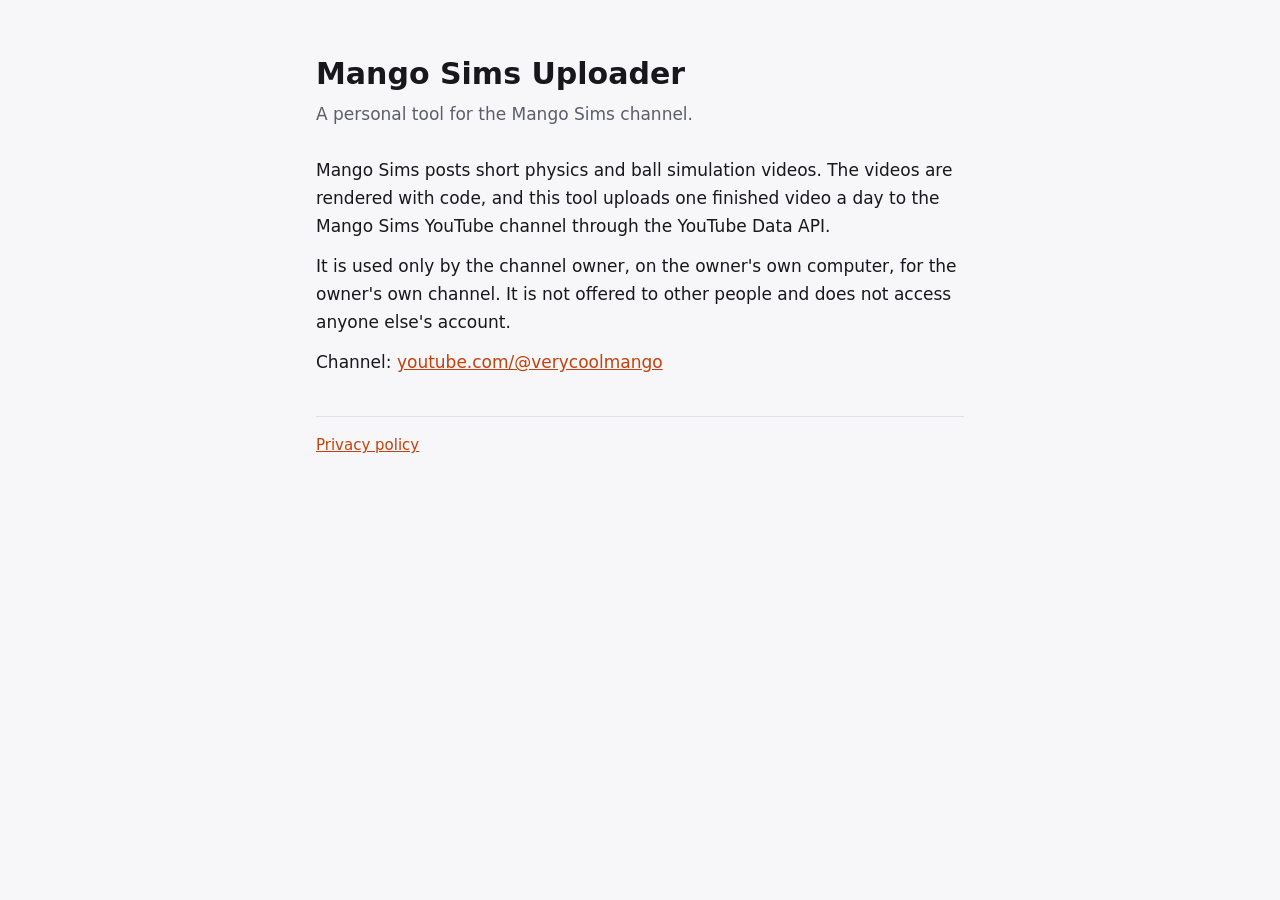
<file: index.html>
<!doctype html>
<html lang="en">
<head>
<meta charset="utf-8">
<meta name="viewport" content="width=device-width, initial-scale=1">
<title>Mango Sims Uploader</title>
<link rel="stylesheet" href="style.css">
</head>
<body>
<main>
<h1>Mango Sims Uploader</h1>
<p class="sub">A personal tool for the Mango Sims channel.</p>
<p>Mango Sims posts short physics and ball simulation videos. The videos are rendered with code, and this tool
uploads one finished video a day to the Mango Sims YouTube channel through the YouTube Data API.</p>
<p>It is used only by the channel owner, on the owner's own computer, for the owner's own channel. It is not offered
to other people and does not access anyone else's account.</p>
<p>Channel: <a href="https://www.youtube.com/@verycoolmango">youtube.com/@verycoolmango</a></p>
<footer><a href="privacy.html">Privacy policy</a></footer>
</main>
</body>
</html>
</file>
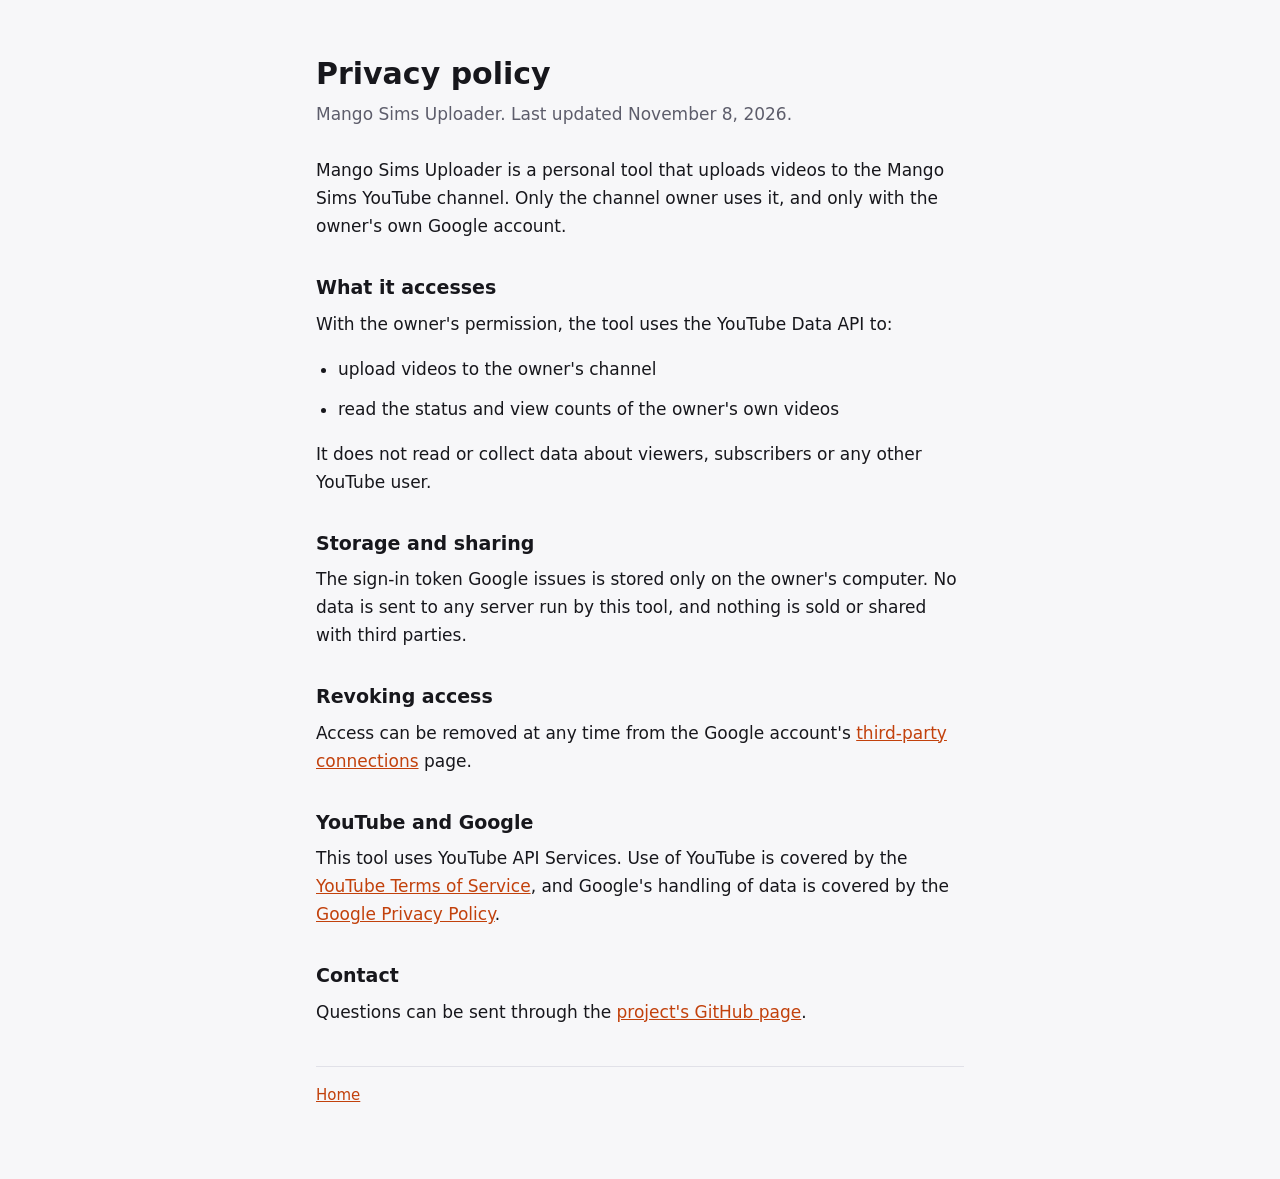
<file: privacy.html>
<!doctype html>
<html lang="en">
<head>
<meta charset="utf-8">
<meta name="viewport" content="width=device-width, initial-scale=1">
<title>Privacy policy</title>
<link rel="stylesheet" href="style.css">
</head>
<body>
<main>
<h1>Privacy policy</h1>
<p class="sub">Mango Sims Uploader. Last updated November 8, 2026.</p>

<p>Mango Sims Uploader is a personal tool that uploads videos to the Mango Sims YouTube channel. Only the channel
owner uses it, and only with the owner's own Google account.</p>

<h2>What it accesses</h2>
<p>With the owner's permission, the tool uses the YouTube Data API to:</p>
<ul>
<li>upload videos to the owner's channel</li>
<li>read the status and view counts of the owner's own videos</li>
</ul>
<p>It does not read or collect data about viewers, subscribers or any other YouTube user.</p>

<h2>Storage and sharing</h2>
<p>The sign-in token Google issues is stored only on the owner's computer. No data is sent to any server run by
this tool, and nothing is sold or shared with third parties.</p>

<h2>Revoking access</h2>
<p>Access can be removed at any time from the Google account's
<a href="https://myaccount.google.com/connections">third-party connections</a> page.</p>

<h2>YouTube and Google</h2>
<p>This tool uses YouTube API Services. Use of YouTube is covered by the
<a href="https://www.youtube.com/t/terms">YouTube Terms of Service</a>, and Google's handling of data is covered by
the <a href="https://policies.google.com/privacy">Google Privacy Policy</a>.</p>

<h2>Contact</h2>
<p>Questions can be sent through the
<a href="https://github.com/Mango-247/mango-sims/issues">project's GitHub page</a>.</p>

<footer><a href="index.html">Home</a></footer>
</main>
</body>
</html>
</file>
<file: style.css>
:root { --bg: #f7f7f9; --text: #17171c; --muted: #5d5d6b; --line: #e1e1e8; --accent: #c2410c; }
@media (prefers-color-scheme: dark) { :root { --bg: #111116; --text: #ececf1; --muted: #9d9dab; --line: #2a2a33; --accent: #fb923c; } }
* { box-sizing: border-box; }
body { margin: 0; background: var(--bg); color: var(--text); font: 17px/1.65 system-ui, "Segoe UI", sans-serif; }
main { max-width: 680px; margin: 0 auto; padding: 56px 16px 72px; }
h1 { font-size: 30px; line-height: 1.2; margin: 0 0 8px; }
h2 { font-size: 19px; margin: 32px 0 6px; }
p, li { margin: 0 0 12px; }
ul { padding-left: 22px; }
.sub { color: var(--muted); margin-bottom: 28px; }
a { color: var(--accent); }
footer { margin-top: 40px; padding-top: 16px; border-top: 1px solid var(--line); color: var(--muted); font-size: 15px; }
</file>
